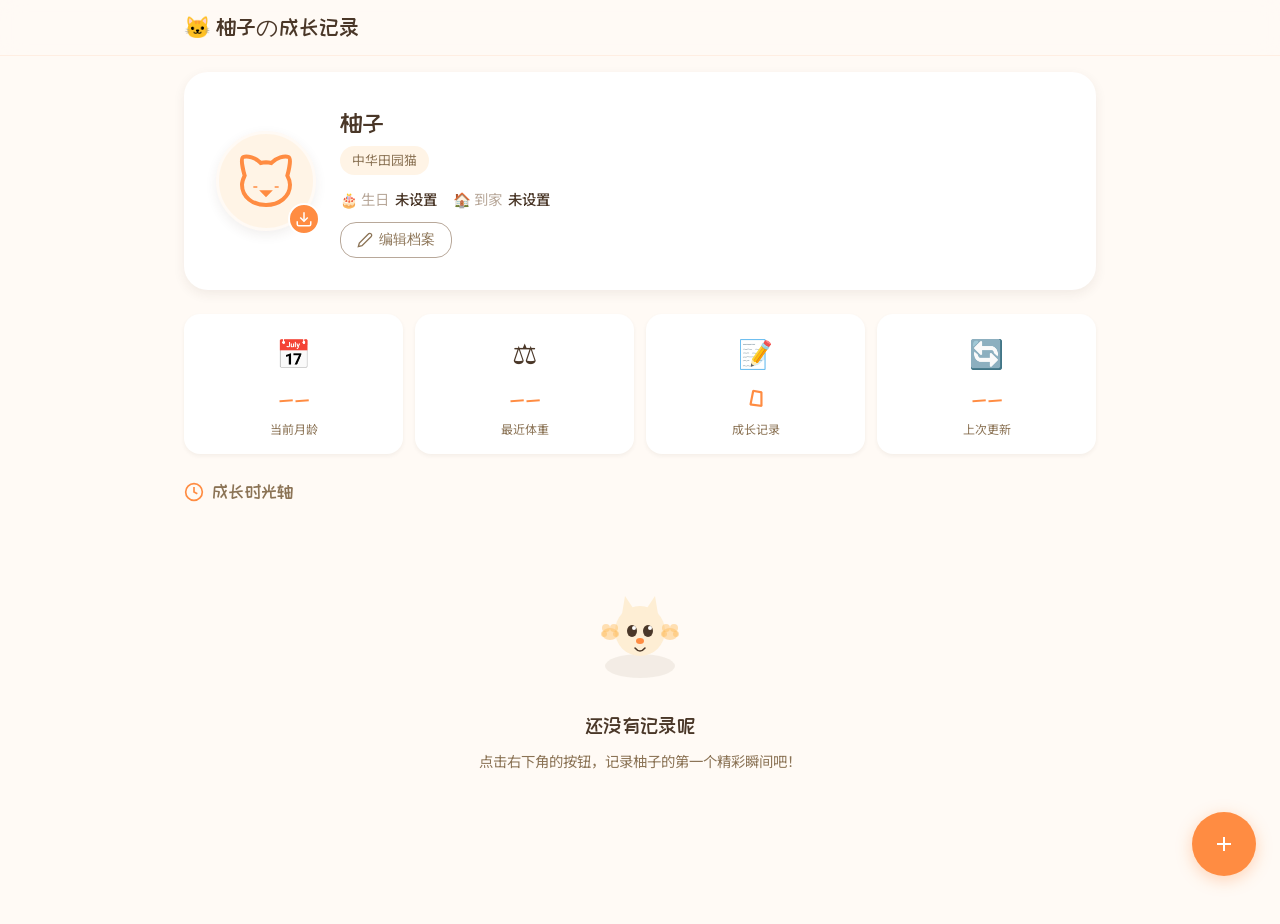
<file: index.html>
<!DOCTYPE html>
<html lang="zh-CN">
<head>
  <meta charset="UTF-8">
  <meta name="viewport" content="width=device-width, initial-scale=1.0, maximum-scale=1.0, user-scalable=no">
  <meta name="theme-color" content="#FF8C42">
  <meta name="apple-mobile-web-app-capable" content="yes">
  <meta name="apple-mobile-web-app-status-bar-style" content="default">
  <meta name="apple-mobile-web-app-title" content="柚子">
  <title>柚子成长记录</title>
  <link rel="manifest" href="manifest.json">
  <link rel="icon" type="image/svg+xml" href="icons/icon-192.svg">
  <link rel="apple-touch-icon" href="icons/icon-192.svg">
  <link href="https://fonts.googleapis.com/css2?family=ZCOOL+KuaiLe&family=Noto+Sans+SC:wght@400;500;700&display=swap" rel="stylesheet">
  <link rel="stylesheet" href="styles.css">
</head>
<body>
  <!-- Offline Banner -->
  <div id="offline-banner" class="offline-banner hidden" role="alert">
    <svg width="18" height="18" viewBox="0 0 24 24" fill="none" stroke="currentColor" stroke-width="2"><path d="M4 8a4 4 0 0 1 4-4h8a4 4 0 0 1 4 4v8a4 4 0 0 1-4 4H8a4 4 0 0 1-4-4V8z"></path><path d="M12 13v4"></path><path d="M12 7v2"></path></svg>
    当前处于离线模式，部分功能可能受限
  </div>

  <!-- Header -->
  <header class="header">
    <div class="header-content">
      <span class="header-title">🐱 柚子の成长记录</span>
    </div>
  </header>

  <main class="main-content">
    <!-- Profile Section -->
    <section class="section profile-section">
      <div class="profile-card" id="profile-card">
        <div class="profile-avatar-container">
          <div class="profile-avatar" id="profile-avatar">
            <svg width="64" height="64" viewBox="0 0 24 24" fill="none" stroke="currentColor" stroke-width="1.5" stroke-linecap="round" stroke-linejoin="round"><path d="M12 5c.67 0 1.35.09 2 .26 1.78-2 5.03-2.84 6.42-2.26 1.4.58-.42 7-.42 7 .57 1.07 1 2.24 1 3.44C21 17.9 16.97 21 12 21s-9-3-9-7.56c0-1.25.5-2.4 1-3.44 0 0-1.89-6.42-.5-7 1.39-.58 4.72.23 6.5 2.23A9.04 9.04 0 0 1 12 5Z"></path><path d="M8 14v.5"></path><path d="M16 14v.5"></path><path d="M11.25 16.25h1.5L12 17l-.75-.75Z"></path></svg>
          </div>
          <button class="edit-avatar-btn" id="edit-avatar-btn" title="更换头像">
            <svg width="18" height="18" viewBox="0 0 24 24" fill="none" stroke="currentColor" stroke-width="2"><path d="M21 15v4a2 2 0 0 1-2 2H5a2 2 0 0 1-2-2v-4"></path><polyline points="7 10 12 15 17 10"></polyline><line x1="12" y1="15" x2="12" y2="3"></line></svg>
          </button>
        </div>
        <div class="profile-info">
          <h1 class="profile-name" id="profile-name-display">柚子</h1>
          <span class="profile-badge" id="profile-breed-display">中华田园猫</span>
          <div class="profile-dates">
            <div class="profile-date-item">
              <span class="date-label">🎂 生日</span>
              <span class="date-value" id="cat-birthday-display">未设置</span>
            </div>
            <div class="profile-date-item">
              <span class="date-label">🏠 到家</span>
              <span class="date-value" id="cat-arrival-display">未设置</span>
            </div>
          </div>
          <button class="edit-profile-btn" id="edit-profile-btn">
            <svg width="16" height="16" viewBox="0 0 24 24" fill="none" stroke="currentColor" stroke-width="2"><path d="M17 3a2.85 2.83 0 1 1 4 4L7.5 20.5 2 22l1.5-5.5Z"></path></svg>
            编辑档案
          </button>
        </div>
      </div>
    </section>

    <!-- Stats Cards -->
    <section class="section stats-section">
      <div class="stats-grid">
        <div class="stat-card">
          <div class="stat-icon">📅</div>
          <div class="stat-value" id="stat-months">--</div>
          <div class="stat-label">当前月龄</div>
        </div>
        <div class="stat-card">
          <div class="stat-icon">⚖️</div>
          <div class="stat-value" id="stat-weight">--</div>
          <div class="stat-label">最近体重</div>
        </div>
        <div class="stat-card">
          <div class="stat-icon">📝</div>
          <div class="stat-value" id="stat-records">0</div>
          <div class="stat-label">成长记录</div>
        </div>
        <div class="stat-card">
          <div class="stat-icon">🔄</div>
          <div class="stat-value" id="stat-last-update">--</div>
          <div class="stat-label">上次更新</div>
        </div>
      </div>
    </section>

    <!-- Timeline Section -->
    <section class="section timeline-section">
      <h2 class="section-title">
        <svg width="20" height="20" viewBox="0 0 24 24" fill="none" stroke="currentColor" stroke-width="2"><circle cx="12" cy="12" r="10"></circle><polyline points="12 6 12 12 16 14"></polyline></svg>
        成长时光轴
      </h2>
      <div id="timeline" class="timeline"></div>
      <div id="empty-state" class="empty-state hidden">
        <div class="empty-illustration">
          <svg width="120" height="120" viewBox="0 0 120 120" fill="none">
            <ellipse cx="60" cy="100" rx="35" ry="12" fill="#E8E0D5" opacity="0.5"/>
            <circle cx="60" cy="65" r="25" fill="#FEEED4"/>
            <polygon points="42,48 45,30 55,45" fill="#FEEED4"/>
            <polygon points="78,48 75,30 65,45" fill="#FEEED4"/>
            <ellipse cx="52" cy="65" rx="5" ry="6" fill="#4A3728"/>
            <ellipse cx="68" cy="65" rx="5" ry="6" fill="#4A3728"/>
            <circle cx="54" cy="62" r="2" fill="white"/>
            <circle cx="70" cy="62" r="2" fill="white"/>
            <ellipse cx="60" cy="75" rx="4" ry="3" fill="#FF8C42"/>
            <path d="M55,82 Q60,88 65,82" stroke="#4A3728" stroke-width="1.5" fill="none" stroke-linecap="round"/>
            <ellipse cx="30" cy="68" rx="8" ry="6" fill="#FFB74D" opacity="0.4"/>
            <circle cx="26" cy="62" r="4" fill="#FFB74D" opacity="0.4"/>
            <circle cx="34" cy="62" r="4" fill="#FFB74D" opacity="0.4"/>
            <circle cx="24" cy="68" r="3" fill="#FFB74D" opacity="0.4"/>
            <circle cx="36" cy="68" r="3" fill="#FFB74D" opacity="0.4"/>
            <ellipse cx="90" cy="68" rx="8" ry="6" fill="#FFB74D" opacity="0.4"/>
            <circle cx="86" cy="62" r="4" fill="#FFB74D" opacity="0.4"/>
            <circle cx="94" cy="62" r="4" fill="#FFB74D" opacity="0.4"/>
            <circle cx="84" cy="68" r="3" fill="#FFB74D" opacity="0.4"/>
            <circle cx="96" cy="68" r="3" fill="#FFB74D" opacity="0.4"/>
          </svg>
        </div>
        <h3 class="empty-title">还没有记录呢</h3>
        <p class="empty-text">点击右下角的按钮，记录柚子的第一个精彩瞬间吧！</p>
      </div>
    </section>
  </main>

  <!-- FAB -->
  <button class="fab" id="add-record-btn" aria-label="添加记录">
    <svg width="24" height="24" viewBox="0 0 24 24" fill="none" stroke="currentColor" stroke-width="2"><line x1="12" y1="5" x2="12" y2="19"></line><line x1="5" y1="12" x2="19" y2="12"></line></svg>
  </button>

  <!-- Modal Overlay -->
  <div id="modal-overlay" class="modal-overlay hidden"></div>

  <!-- Record Modal -->
  <div id="record-modal" class="modal hidden">
    <div class="modal-header">
      <h3 class="modal-title" id="modal-title">添加记录</h3>
      <button class="modal-close" id="modal-close" aria-label="关闭">
        <svg width="20" height="20" viewBox="0 0 24 24" fill="none" stroke="currentColor" stroke-width="2"><line x1="18" y1="6" x2="6" y2="18"></line><line x1="6" y1="6" x2="18" y2="18"></line></svg>
      </button>
    </div>
    <div class="modal-body">
      <form id="record-form">
        <div class="form-group">
          <label class="form-label" for="record-date">📅 日期</label>
          <input type="date" id="record-date" class="form-input" required max="">
        </div>
        <div class="form-group">
          <label class="form-label">🎯 类型</label>
          <div class="type-selector" id="type-selector">
            <button type="button" class="type-btn active" data-type="daily">
              <svg width="18" height="18" viewBox="0 0 24 24" fill="none" stroke="currentColor" stroke-width="2"><path d="M12 20h9"></path><path d="M16.5 3.5a2.12 2.83 0 0 1 3 3L7 19l-4 1 1-5.5Z"></path></svg>
              日常
            </button>
            <button type="button" class="type-btn" data-type="photo">
              <svg width="18" height="18" viewBox="0 0 24 24" fill="none" stroke="currentColor" stroke-width="2"><rect width="18" height="18" x="3" y="3" rx="2" ry="2"></rect><circle cx="9" cy="9" r="2"></circle><path d="m21 15-3.086-3.086a2 2 0 0 0-2.828 0L6 21"></path></svg>
              照片
            </button>
            <button type="button" class="type-btn" data-type="weight">
              <svg width="18" height="18" viewBox="0 0 24 24" fill="none" stroke="currentColor" stroke-width="2"><circle cx="12" cy="5" r="3"></circle><path d="M12 8v8"></path><path d="M5 21a7 7 0 0 1 14 0"></path></svg>
              体重
            </button>
            <button type="button" class="type-btn" data-type="milestone">
              <svg width="18" height="18" viewBox="0 0 24 24" fill="none" stroke="currentColor" stroke-width="2"><polygon points="12 2 15.09 8.26 22 9.27 17 14.14 18.18 21.02 12 17.77 5.82 21.02 7 14.14 2 9.27 8.91 8.26 12 2"></polygon></svg>
              里程碑
            </button>
          </div>
        </div>
        <div class="form-group" id="weight-group">
          <label class="form-label" for="record-weight">⚖️ 体重 (kg)</label>
          <input type="number" id="record-weight" class="form-input" step="0.01" min="0" max="50" placeholder="0.00">
        </div>
        <div class="form-group">
          <label class="form-label" for="record-title">✏️ 标题 <span class="required">*</span></label>
          <input type="text" id="record-title" class="form-input" placeholder="记录这一刻..." required maxlength="50">
        </div>
        <div class="form-group">
          <label class="form-label" for="record-description">📝 描述</label>
          <textarea id="record-description" class="form-textarea" placeholder="写下更多细节..." maxlength="500"></textarea>
        </div>
        <div class="form-group">
          <label class="form-label">📷 照片</label>
          <div class="photo-upload-area" id="photo-upload-area">
            <div class="photo-placeholder" id="photo-placeholder">
              <svg width="32" height="32" viewBox="0 0 24 24" fill="none" stroke="currentColor" stroke-width="2"><path d="M21 15v4a2 2 0 0 1-2 2H5a2 2 0 0 1-2-2v-4"></path><polyline points="17 8 12 3 7 8"></polyline><line x1="12" y1="3" x2="12" y2="15"></line></svg>
              <p>点击或拖拽上传照片</p>
              <small>支持多张，每张不超过5MB</small>
            </div>
            <input type="file" id="photo-input" accept="image/*" multiple hidden>
            <div class="photo-preview-grid" id="photo-preview-grid"></div>
          </div>
        </div>
      </form>
    </div>
    <div class="modal-footer">
      <button type="button" class="btn btn-secondary" id="modal-cancel">取消</button>
      <button type="button" class="btn btn-primary" id="modal-save">保存</button>
    </div>
  </div>

  <!-- Profile Modal -->
  <div id="profile-modal" class="modal hidden">
    <div class="modal-header">
      <h3 class="modal-title">编辑柚子档案</h3>
      <button class="modal-close" id="profile-modal-close" aria-label="关闭">
        <svg width="20" height="20" viewBox="0 0 24 24" fill="none" stroke="currentColor" stroke-width="2"><line x1="18" y1="6" x2="6" y2="18"></line><line x1="6" y1="6" x2="18" y2="18"></line></svg>
      </button>
    </div>
    <div class="modal-body">
      <form id="profile-form">
        <div class="form-group">
          <label class="form-label" for="profile-name">🐱 名字</label>
          <input type="text" id="profile-name" class="form-input" value="柚子" maxlength="20">
        </div>
        <div class="form-group">
          <label class="form-label" for="profile-breed">🐾 品种</label>
          <input type="text" id="profile-breed" class="form-input" value="中华田园猫" maxlength="30">
        </div>
        <div class="form-group">
          <label class="form-label" for="profile-birthday">🎂 生日</label>
          <input type="date" id="profile-birthday" class="form-input">
        </div>
        <div class="form-group">
          <label class="form-label" for="profile-arrival">🏠 到家的日子</label>
          <input type="date" id="profile-arrival" class="form-input">
        </div>
      </form>
    </div>
    <div class="modal-footer">
      <button type="button" class="btn btn-secondary" id="profile-cancel">取消</button>
      <button type="button" class="btn btn-primary" id="profile-save">保存</button>
    </div>
  </div>

  <!-- Delete Confirmation Modal -->
  <div id="delete-modal" class="modal modal-small hidden">
    <div class="modal-header">
      <h3 class="modal-title">确认删除</h3>
      <button class="modal-close" id="modal-close-delete" aria-label="关闭">
        <svg width="20" height="20" viewBox="0 0 24 24" fill="none" stroke="currentColor" stroke-width="2"><line x1="18" y1="6" x2="6" y2="18"></line><line x1="6" y1="6" x2="18" y2="18"></line></svg>
      </button>
    </div>
    <div class="modal-body">
      <p class="delete-confirm-text">确定要删除这条记录吗？此操作不可撤销。</p>
    </div>
    <div class="modal-footer">
      <button type="button" class="btn btn-secondary" id="delete-cancel">取消</button>
      <button type="button" class="btn btn-danger" id="delete-confirm">删除</button>
    </div>
  </div>

  <!-- Photo Viewer -->
  <div id="photo-viewer" class="photo-viewer hidden">
    <button class="viewer-close" id="viewer-close" aria-label="关闭">
      <svg width="24" height="24" viewBox="0 0 24 24" fill="none" stroke="currentColor" stroke-width="2.5"><line x1="18" y1="6" x2="6" y2="18"></line><line x1="6" y1="6" x2="18" y2="18"></line></svg>
    </button>
    <button class="viewer-nav viewer-prev" id="viewer-prev" aria-label="上一张">
      <svg width="32" height="32" viewBox="0 0 24 24" fill="none" stroke="currentColor" stroke-width="2"><polyline points="15 18 9 12 15 6"></polyline></svg>
    </button>
    <button class="viewer-nav viewer-next" id="viewer-next" aria-label="下一张">
      <svg width="32" height="32" viewBox="0 0 24 24" fill="none" stroke="currentColor" stroke-width="2"><polyline points="9 18 15 12 9 6"></polyline></svg>
    </button>
    <img id="viewer-image" class="viewer-image" alt="预览">
    <div class="viewer-counter" id="viewer-counter"></div>
  </div>

  <!-- Toast Container -->
  <div id="toast-container" class="toast-container"></div>

  <script src="app.js"></script>
</body>
</html>
</file>
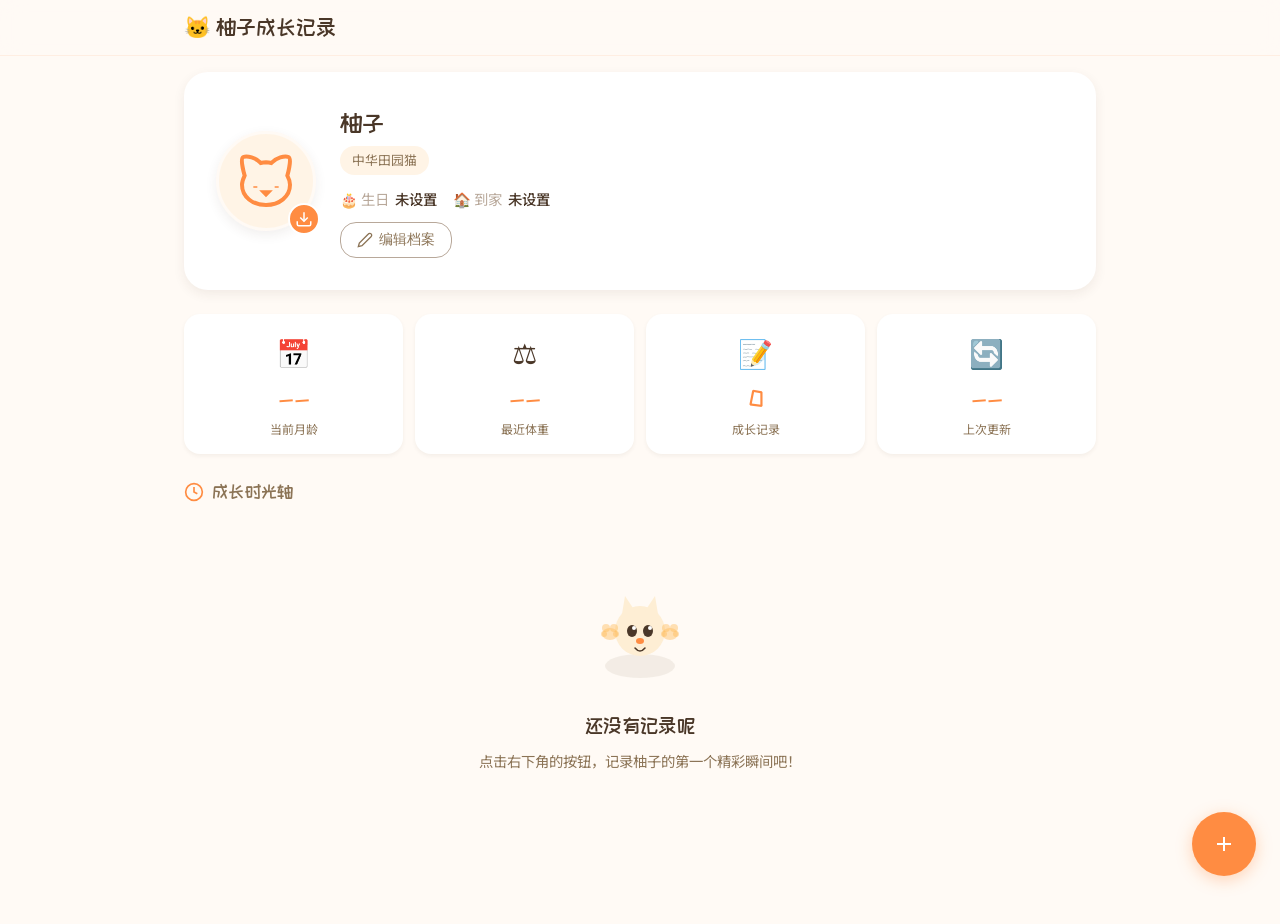
<file: youzi-picture/index.html>
<!DOCTYPE html>
<html lang="zh-CN">
<head>
  <meta charset="UTF-8">
  <meta name="viewport" content="width=device-width, initial-scale=1.0, maximum-scale=1.0, user-scalable=no">
  <meta name="theme-color" content="#FF8C42">
  <meta name="apple-mobile-web-app-capable" content="yes">
  <meta name="apple-mobile-web-app-status-bar-style" content="default">
  <meta name="apple-mobile-web-app-title" content="柚子">
  <title>柚子成长记录</title>
  <link rel="manifest" href="manifest.json">
  <link rel="icon" type="image/svg+xml" href="icons/icon-192.svg">
  <link rel="apple-touch-icon" href="icons/icon-192.svg">
  <link href="https://fonts.googleapis.com/css2?family=ZCOOL+KuaiLe&family=Noto+Sans+SC:wght@400;500;700&display=swap" rel="stylesheet">
  <link rel="stylesheet" href="styles.css">
</head>
<body>
  <!-- Offline Banner -->
  <div id="offline-banner" class="offline-banner hidden" role="alert">
    <svg width="18" height="18" viewBox="0 0 24 24" fill="none" stroke="currentColor" stroke-width="2"><path d="M4 8a4 4 0 0 1 4-4h8a4 4 0 0 1 4 4v8a4 4 0 0 1-4 4H8a4 4 0 0 1-4-4V8z"></path><path d="M12 13v4"></path><path d="M12 7v2"></path></svg>
    当前处于离线模式，部分功能可能受限
  </div>

  <!-- Header -->
  <header class="header">
    <div class="header-content">
      <span class="header-title">🐱 柚子成长记录</span>
    </div>
  </header>

  <main class="main-content">
    <!-- Profile Section -->
    <section class="section profile-section">
      <div class="profile-card" id="profile-card">
        <div class="profile-avatar-container">
          <div class="profile-avatar" id="profile-avatar">
            <svg width="64" height="64" viewBox="0 0 24 24" fill="none" stroke="currentColor" stroke-width="1.5" stroke-linecap="round" stroke-linejoin="round"><path d="M12 5c.67 0 1.35.09 2 .26 1.78-2 5.03-2.84 6.42-2.26 1.4.58-.42 7-.42 7 .57 1.07 1 2.24 1 3.44C21 17.9 16.97 21 12 21s-9-3-9-7.56c0-1.25.5-2.4 1-3.44 0 0-1.89-6.42-.5-7 1.39-.58 4.72.23 6.5 2.23A9.04 9.04 0 0 1 12 5Z"></path><path d="M8 14v.5"></path><path d="M16 14v.5"></path><path d="M11.25 16.25h1.5L12 17l-.75-.75Z"></path></svg>
          </div>
          <button class="edit-avatar-btn" id="edit-avatar-btn" title="更换头像">
            <svg width="18" height="18" viewBox="0 0 24 24" fill="none" stroke="currentColor" stroke-width="2"><path d="M21 15v4a2 2 0 0 1-2 2H5a2 2 0 0 1-2-2v-4"></path><polyline points="7 10 12 15 17 10"></polyline><line x1="12" y1="15" x2="12" y2="3"></line></svg>
          </button>
        </div>
        <div class="profile-info">
          <h1 class="profile-name" id="profile-name-display">柚子</h1>
          <span class="profile-badge" id="profile-breed-display">中华田园猫</span>
          <div class="profile-dates">
            <div class="profile-date-item">
              <span class="date-label">🎂 生日</span>
              <span class="date-value" id="cat-birthday-display">未设置</span>
            </div>
            <div class="profile-date-item">
              <span class="date-label">🏠 到家</span>
              <span class="date-value" id="cat-arrival-display">未设置</span>
            </div>
          </div>
          <button class="edit-profile-btn" id="edit-profile-btn">
            <svg width="16" height="16" viewBox="0 0 24 24" fill="none" stroke="currentColor" stroke-width="2"><path d="M17 3a2.85 2.83 0 1 1 4 4L7.5 20.5 2 22l1.5-5.5Z"></path></svg>
            编辑档案
          </button>
        </div>
      </div>
    </section>

    <!-- Stats Cards -->
    <section class="section stats-section">
      <div class="stats-grid">
        <div class="stat-card">
          <div class="stat-icon">📅</div>
          <div class="stat-value" id="stat-months">--</div>
          <div class="stat-label">当前月龄</div>
        </div>
        <div class="stat-card">
          <div class="stat-icon">⚖️</div>
          <div class="stat-value" id="stat-weight">--</div>
          <div class="stat-label">最近体重</div>
        </div>
        <div class="stat-card">
          <div class="stat-icon">📝</div>
          <div class="stat-value" id="stat-records">0</div>
          <div class="stat-label">成长记录</div>
        </div>
        <div class="stat-card">
          <div class="stat-icon">🔄</div>
          <div class="stat-value" id="stat-last-update">--</div>
          <div class="stat-label">上次更新</div>
        </div>
      </div>
    </section>

    <!-- Timeline Section -->
    <section class="section timeline-section">
      <h2 class="section-title">
        <svg width="20" height="20" viewBox="0 0 24 24" fill="none" stroke="currentColor" stroke-width="2"><circle cx="12" cy="12" r="10"></circle><polyline points="12 6 12 12 16 14"></polyline></svg>
        成长时光轴
      </h2>
      <div id="timeline" class="timeline"></div>
      <div id="empty-state" class="empty-state hidden">
        <div class="empty-illustration">
          <svg width="120" height="120" viewBox="0 0 120 120" fill="none">
            <ellipse cx="60" cy="100" rx="35" ry="12" fill="#E8E0D5" opacity="0.5"/>
            <circle cx="60" cy="65" r="25" fill="#FEEED4"/>
            <polygon points="42,48 45,30 55,45" fill="#FEEED4"/>
            <polygon points="78,48 75,30 65,45" fill="#FEEED4"/>
            <ellipse cx="52" cy="65" rx="5" ry="6" fill="#4A3728"/>
            <ellipse cx="68" cy="65" rx="5" ry="6" fill="#4A3728"/>
            <circle cx="54" cy="62" r="2" fill="white"/>
            <circle cx="70" cy="62" r="2" fill="white"/>
            <ellipse cx="60" cy="75" rx="4" ry="3" fill="#FF8C42"/>
            <path d="M55,82 Q60,88 65,82" stroke="#4A3728" stroke-width="1.5" fill="none" stroke-linecap="round"/>
            <ellipse cx="30" cy="68" rx="8" ry="6" fill="#FFB74D" opacity="0.4"/>
            <circle cx="26" cy="62" r="4" fill="#FFB74D" opacity="0.4"/>
            <circle cx="34" cy="62" r="4" fill="#FFB74D" opacity="0.4"/>
            <circle cx="24" cy="68" r="3" fill="#FFB74D" opacity="0.4"/>
            <circle cx="36" cy="68" r="3" fill="#FFB74D" opacity="0.4"/>
            <ellipse cx="90" cy="68" rx="8" ry="6" fill="#FFB74D" opacity="0.4"/>
            <circle cx="86" cy="62" r="4" fill="#FFB74D" opacity="0.4"/>
            <circle cx="94" cy="62" r="4" fill="#FFB74D" opacity="0.4"/>
            <circle cx="84" cy="68" r="3" fill="#FFB74D" opacity="0.4"/>
            <circle cx="96" cy="68" r="3" fill="#FFB74D" opacity="0.4"/>
          </svg>
        </div>
        <h3 class="empty-title">还没有记录呢</h3>
        <p class="empty-text">点击右下角的按钮，记录柚子的第一个精彩瞬间吧！</p>
      </div>
    </section>
  </main>

  <!-- FAB -->
  <button class="fab" id="add-record-btn" aria-label="添加记录">
    <svg width="24" height="24" viewBox="0 0 24 24" fill="none" stroke="currentColor" stroke-width="2"><line x1="12" y1="5" x2="12" y2="19"></line><line x1="5" y1="12" x2="19" y2="12"></line></svg>
  </button>

  <!-- Modal Overlay -->
  <div id="modal-overlay" class="modal-overlay hidden"></div>

  <!-- Record Modal -->
  <div id="record-modal" class="modal hidden">
    <div class="modal-header">
      <h3 class="modal-title" id="modal-title">添加记录</h3>
      <button class="modal-close" id="modal-close" aria-label="关闭">
        <svg width="20" height="20" viewBox="0 0 24 24" fill="none" stroke="currentColor" stroke-width="2"><line x1="18" y1="6" x2="6" y2="18"></line><line x1="6" y1="6" x2="18" y2="18"></line></svg>
      </button>
    </div>
    <div class="modal-body">
      <form id="record-form">
        <div class="form-group">
          <label class="form-label" for="record-date">📅 日期</label>
          <input type="date" id="record-date" class="form-input" required max="">
        </div>
        <div class="form-group">
          <label class="form-label">🎯 类型</label>
          <div class="type-selector" id="type-selector">
            <button type="button" class="type-btn active" data-type="daily">
              <svg width="18" height="18" viewBox="0 0 24 24" fill="none" stroke="currentColor" stroke-width="2"><path d="M12 20h9"></path><path d="M16.5 3.5a2.12 2.83 0 0 1 3 3L7 19l-4 1 1-5.5Z"></path></svg>
              日常
            </button>
            <button type="button" class="type-btn" data-type="photo">
              <svg width="18" height="18" viewBox="0 0 24 24" fill="none" stroke="currentColor" stroke-width="2"><rect width="18" height="18" x="3" y="3" rx="2" ry="2"></rect><circle cx="9" cy="9" r="2"></circle><path d="m21 15-3.086-3.086a2 2 0 0 0-2.828 0L6 21"></path></svg>
              照片
            </button>
            <button type="button" class="type-btn" data-type="weight">
              <svg width="18" height="18" viewBox="0 0 24 24" fill="none" stroke="currentColor" stroke-width="2"><circle cx="12" cy="5" r="3"></circle><path d="M12 8v8"></path><path d="M5 21a7 7 0 0 1 14 0"></path></svg>
              体重
            </button>
            <button type="button" class="type-btn" data-type="milestone">
              <svg width="18" height="18" viewBox="0 0 24 24" fill="none" stroke="currentColor" stroke-width="2"><polygon points="12 2 15.09 8.26 22 9.27 17 14.14 18.18 21.02 12 17.77 5.82 21.02 7 14.14 2 9.27 8.91 8.26 12 2"></polygon></svg>
              里程碑
            </button>
          </div>
        </div>
        <div class="form-group" id="weight-group">
          <label class="form-label" for="record-weight">⚖️ 体重 (kg)</label>
          <input type="number" id="record-weight" class="form-input" step="0.01" min="0" max="50" placeholder="0.00">
        </div>
        <div class="form-group">
          <label class="form-label" for="record-title">✏️ 标题 <span class="required">*</span></label>
          <input type="text" id="record-title" class="form-input" placeholder="记录这一刻..." required maxlength="50">
        </div>
        <div class="form-group">
          <label class="form-label" for="record-description">📝 描述</label>
          <textarea id="record-description" class="form-textarea" placeholder="写下更多细节..." maxlength="500"></textarea>
        </div>
        <div class="form-group">
          <label class="form-label">📷 照片</label>
          <div class="photo-upload-area" id="photo-upload-area">
            <div class="photo-placeholder" id="photo-placeholder">
              <svg width="32" height="32" viewBox="0 0 24 24" fill="none" stroke="currentColor" stroke-width="2"><path d="M21 15v4a2 2 0 0 1-2 2H5a2 2 0 0 1-2-2v-4"></path><polyline points="17 8 12 3 7 8"></polyline><line x1="12" y1="3" x2="12" y2="15"></line></svg>
              <p>点击或拖拽上传照片</p>
              <small>支持多张，每张不超过5MB</small>
            </div>
            <input type="file" id="photo-input" accept="image/*" multiple hidden>
            <div class="photo-preview-grid" id="photo-preview-grid"></div>
          </div>
        </div>
      </form>
    </div>
    <div class="modal-footer">
      <button type="button" class="btn btn-secondary" id="modal-cancel">取消</button>
      <button type="button" class="btn btn-primary" id="modal-save">保存</button>
    </div>
  </div>

  <!-- Profile Modal -->
  <div id="profile-modal" class="modal hidden">
    <div class="modal-header">
      <h3 class="modal-title">编辑柚子档案</h3>
      <button class="modal-close" id="profile-modal-close" aria-label="关闭">
        <svg width="20" height="20" viewBox="0 0 24 24" fill="none" stroke="currentColor" stroke-width="2"><line x1="18" y1="6" x2="6" y2="18"></line><line x1="6" y1="6" x2="18" y2="18"></line></svg>
      </button>
    </div>
    <div class="modal-body">
      <form id="profile-form">
        <div class="form-group">
          <label class="form-label" for="profile-name">🐱 名字</label>
          <input type="text" id="profile-name" class="form-input" value="柚子" maxlength="20">
        </div>
        <div class="form-group">
          <label class="form-label" for="profile-breed">🐾 品种</label>
          <input type="text" id="profile-breed" class="form-input" value="中华田园猫" maxlength="30">
        </div>
        <div class="form-group">
          <label class="form-label" for="profile-birthday">🎂 生日</label>
          <input type="date" id="profile-birthday" class="form-input">
        </div>
        <div class="form-group">
          <label class="form-label" for="profile-arrival">🏠 到家的日子</label>
          <input type="date" id="profile-arrival" class="form-input">
        </div>
      </form>
    </div>
    <div class="modal-footer">
      <button type="button" class="btn btn-secondary" id="profile-cancel">取消</button>
      <button type="button" class="btn btn-primary" id="profile-save">保存</button>
    </div>
  </div>

  <!-- Delete Confirmation Modal -->
  <div id="delete-modal" class="modal modal-small hidden">
    <div class="modal-header">
      <h3 class="modal-title">确认删除</h3>
      <button class="modal-close" id="modal-close-delete" aria-label="关闭">
        <svg width="20" height="20" viewBox="0 0 24 24" fill="none" stroke="currentColor" stroke-width="2"><line x1="18" y1="6" x2="6" y2="18"></line><line x1="6" y1="6" x2="18" y2="18"></line></svg>
      </button>
    </div>
    <div class="modal-body">
      <p class="delete-confirm-text">确定要删除这条记录吗？此操作不可撤销。</p>
    </div>
    <div class="modal-footer">
      <button type="button" class="btn btn-secondary" id="delete-cancel">取消</button>
      <button type="button" class="btn btn-danger" id="delete-confirm">删除</button>
    </div>
  </div>

  <!-- Photo Viewer -->
  <div id="photo-viewer" class="photo-viewer hidden">
    <button class="viewer-close" id="viewer-close" aria-label="关闭">
      <svg width="24" height="24" viewBox="0 0 24 24" fill="none" stroke="currentColor" stroke-width="2.5"><line x1="18" y1="6" x2="6" y2="18"></line><line x1="6" y1="6" x2="18" y2="18"></line></svg>
    </button>
    <button class="viewer-nav viewer-prev" id="viewer-prev" aria-label="上一张">
      <svg width="32" height="32" viewBox="0 0 24 24" fill="none" stroke="currentColor" stroke-width="2"><polyline points="15 18 9 12 15 6"></polyline></svg>
    </button>
    <button class="viewer-nav viewer-next" id="viewer-next" aria-label="下一张">
      <svg width="32" height="32" viewBox="0 0 24 24" fill="none" stroke="currentColor" stroke-width="2"><polyline points="9 18 15 12 9 6"></polyline></svg>
    </button>
    <img id="viewer-image" class="viewer-image" alt="预览">
    <div class="viewer-counter" id="viewer-counter"></div>
  </div>

  <!-- Toast Container -->
  <div id="toast-container" class="toast-container"></div>

  <script src="app.js"></script>
</body>
</html>
</file>
<file: styles.css>
/* =========================================
   柚子成长记录 - Styles
   Warm, hand-drawn style PWA for cat growth tracker
   ========================================= */

/* CSS Variables */
:root {
  --color-primary: #FF8C42;
  --color-secondary: #FFF4E6;
  --color-accent: #FFB74D;
  --color-bg: #FFFAF5;
  --color-bg-paper: #FFFFFF;
  --color-text: #4A3728;
  --color-text-light: #8B7355;
  --color-text-muted: #B8A89A;
  --color-success: #7CB342;
  --color-error: #E53935;
  --color-warning: #FFC107;

  --shadow-sm: 0 2px 4px rgba(74, 55, 40, 0.06);
  --shadow-md: 0 4px 12px rgba(74, 55, 40, 0.08);
  --shadow-lg: 0 8px 24px rgba(74, 55, 40, 0.12);
  --shadow-hover: 0 12px 32px rgba(74, 55, 40, 0.16);

  --radius-sm: 8px;
  --radius-md: 12px;
  --radius-lg: 16px;
  --radius-xl: 24px;

  --font-display: 'ZCOOL KuaiLe', cursive;
  --font-body: 'Noto Sans SC', system-ui, -apple-system, sans-serif;

  --space-unit: 8px;
  --transition-fast: 200ms ease-out;
  --transition-normal: 300ms ease-out;
}

/* Reset & Base */
*, *::before, *::after {
  box-sizing: border-box;
  margin: 0;
  padding: 0;
}

html {
  font-size: 16px;
  -webkit-tap-highlight-color: transparent;
}

body {
  font-family: var(--font-body);
  background: var(--color-bg);
  color: var(--color-text);
  line-height: 1.6;
  min-height: 100vh;
  -webkit-font-smoothing: antialiased;
  -moz-osx-font-smoothing: grayscale;
}

/* Typography */
h1, h2, h3, h4 {
  font-family: var(--font-display);
  font-weight: 400;
  letter-spacing: 0.02em;
}

h1 { font-size: 1.75rem; }
h2 { font-size: 1.5rem; }
h3 { font-size: 1.25rem; }

/* Header */
.header {
  position: fixed;
  top: 0;
  left: 0;
  right: 0;
  height: 56px;
  background: rgba(255, 250, 245, 0.85);
  backdrop-filter: blur(12px);
  -webkit-backdrop-filter: blur(12px);
  z-index: 100;
  border-bottom: 1px solid rgba(255, 140, 66, 0.1);
}

.header-content {
  max-width: 960px;
  margin: 0 auto;
  height: 100%;
  display: flex;
  align-items: center;
  padding: 0 calc(var(--space-unit) * 2);
}

.header-title {
  font-family: var(--font-display);
  font-size: 1.35rem;
  color: var(--color-text);
  display: flex;
  align-items: center;
  gap: 8px;
}

/* Main Content */
.main-content {
  padding-top: 72px;
  padding-bottom: calc(var(--space-unit) * 10);
  max-width: 960px;
  margin: 0 auto;
}

.section {
  padding: 0 calc(var(--space-unit) * 2);
  margin-bottom: calc(var(--space-unit) * 3);
}

.section-title {
  display: flex;
  align-items: center;
  gap: 8px;
  color: var(--color-text-light);
  font-size: 1.1rem;
  margin-bottom: calc(var(--space-unit) * 1.5);
}

.section-title svg {
  color: var(--color-primary);
}

/* Profile Section */
.profile-card {
  background: var(--color-bg-paper);
  border-radius: var(--radius-xl);
  padding: calc(var(--space-unit) * 3);
  box-shadow: var(--shadow-md);
  display: flex;
  gap: calc(var(--space-unit) * 3);
  align-items: center;
  transition: transform var(--transition-fast), box-shadow var(--transition-fast);
}

.profile-card:hover {
  transform: translateY(-2px);
  box-shadow: var(--shadow-hover);
}

.profile-avatar-container {
  position: relative;
  flex-shrink: 0;
}

.profile-avatar {
  width: 88px;
  height: 88px;
  border-radius: 50%;
  background: var(--color-secondary);
  display: flex;
  align-items: center;
  justify-content: center;
  color: var(--color-primary);
  overflow: hidden;
  border: 3px solid var(--color-bg);
  box-shadow: var(--shadow-md);
}

.profile-avatar img {
  width: 100%;
  height: 100%;
  object-fit: cover;
}

.edit-avatar-btn {
  position: absolute;
  bottom: -4px;
  right: -4px;
  width: 32px;
  height: 32px;
  border-radius: 50%;
  background: var(--color-primary);
  color: white;
  border: 2px solid white;
  display: flex;
  align-items: center;
  justify-content: center;
  cursor: pointer;
  transition: transform var(--transition-fast);
}

.edit-avatar-btn:hover {
  transform: scale(1.1);
}

.edit-avatar-btn:active {
  transform: scale(0.95);
}

.profile-info {
  flex: 1;
}

.profile-name {
  font-size: 1.5rem;
  color: var(--color-text);
  margin-bottom: 4px;
}

.profile-badge {
  display: inline-block;
  background: var(--color-secondary);
  color: var(--color-text-light);
  padding: 4px 12px;
  border-radius: 100px;
  font-size: 0.8rem;
  margin-bottom: calc(var(--space-unit) * 1.5);
}

.profile-dates {
  display: flex;
  flex-wrap: wrap;
  gap: calc(var(--space-unit) * 2);
  margin-bottom: calc(var(--space-unit) * 1.5);
}

.profile-date-item {
  display: flex;
  align-items: center;
  gap: 6px;
  font-size: 0.9rem;
}

.date-label {
  color: var(--color-text-muted);
}

.date-value {
  color: var(--color-text);
  font-weight: 500;
}

.edit-profile-btn {
  display: inline-flex;
  align-items: center;
  gap: 6px;
  padding: 8px 16px;
  background: transparent;
  border: 1.5px solid var(--color-text-muted);
  color: var(--color-text-light);
  border-radius: var(--radius-lg);
  font-size: 0.85rem;
  cursor: pointer;
  transition: all var(--transition-fast);
}

.edit-profile-btn:hover {
  border-color: var(--color-primary);
  color: var(--color-primary);
}

/* Stats Section */
.stats-grid {
  display: grid;
  grid-template-columns: repeat(2, 1fr);
  gap: calc(var(--space-unit) * 1.5);
}

.stat-card {
  background: var(--color-bg-paper);
  border-radius: var(--radius-lg);
  padding: calc(var(--space-unit) * 2);
  text-align: center;
  box-shadow: var(--shadow-sm);
  transition: transform var(--transition-fast), box-shadow var(--transition-fast);
}

.stat-card:hover {
  transform: translateY(-2px);
  box-shadow: var(--shadow-md);
}

.stat-icon {
  font-size: 1.75rem;
  margin-bottom: 4px;
}

.stat-value {
  font-family: var(--font-display);
  font-size: 1.5rem;
  color: var(--color-primary);
  font-weight: 500;
}

.stat-label {
  font-size: 0.75rem;
  color: var(--color-text-light);
  margin-top: 2px;
}

/* Timeline */
.timeline {
  position: relative;
  padding-left: calc(var(--space-unit) * 3);
}

.timeline::before {
  content: '';
  position: absolute;
  left: 15px;
  top: 0;
  bottom: 0;
  width: 3px;
  background: linear-gradient(
    to bottom,
    var(--color-primary) 0%,
    var(--color-accent) 50%,
    transparent 100%
  );
  border-radius: 100px;
  opacity: 0.3;
}

.timeline-item {
  position: relative;
  margin-bottom: calc(var(--space-unit) * 2.5);
  opacity: 0;
  transform: translateY(16px);
  animation: slideUp var(--transition-normal) forwards;
}

@keyframes slideUp {
  to {
    opacity: 1;
    transform: translateY(0);
  }
}

.timeline-dot {
  position: absolute;
  left: calc(var(--space-unit) * 2 - 15px);
  top: 12px;
  width: 14px;
  height: 14px;
  border-radius: 50%;
  border: 3px solid var(--color-bg);
  z-index: 1;
}

.timeline-dot.type-photo { background: var(--color-primary); }
.timeline-dot.type-daily { background: var(--color-success); }
.timeline-dot.type-weight { background: #42A5F5; }
.timeline-dot.type-milestone { background: #FF7043; }

.timeline-card {
  background: var(--color-bg-paper);
  border-radius: var(--radius-lg);
  padding: calc(var(--space-unit) * 2);
  box-shadow: var(--shadow-sm);
  transition: transform var(--transition-fast), box-shadow var(--transition-fast);
}

.timeline-card:hover {
  transform: translateX(4px);
  box-shadow: var(--shadow-md);
}

.timeline-card-header {
  display: flex;
  justify-content: space-between;
  align-items: flex-start;
  margin-bottom: calc(var(--space-unit) * 1);
}

.timeline-card-title {
  font-weight: 600;
  font-size: 1rem;
  color: var(--color-text);
}

.timeline-card-date {
  font-size: 0.8rem;
  color: var(--color-text-muted);
  white-space: nowrap;
  margin-left: 8px;
}

.timeline-card-body {
  font-size: 0.9rem;
  color: var(--color-text-light);
  line-height: 1.5;
  margin-bottom: calc(var(--space-unit) * 1);
}

.timeline-card-meta {
  display: flex;
  gap: 8px;
  flex-wrap: wrap;
  margin-bottom: calc(var(--space-unit) * 1.5);
}

.timeline-type-badge,
.timeline-weight-badge {
  display: inline-flex;
  align-items: center;
  gap: 4px;
  padding: 4px 10px;
  border-radius: 100px;
  font-size: 0.75rem;
  font-weight: 500;
}

.timeline-type-badge {
  background: var(--color-secondary);
  color: var(--color-text-light);
}

.timeline-weight-badge {
  background: #E3F2FD;
  color: #1565C0;
}

/* Photo Grid in Timeline */
.timeline-photo-grid {
  display: grid;
  gap: 8px;
  margin-bottom: calc(var(--space-unit) * 1.5);
}

.timeline-photo-grid.cols-1 { grid-template-columns: repeat(1, 1fr); }
.timeline-photo-grid.cols-2 { grid-template-columns: repeat(2, 1fr); }
.timeline-photo-grid.cols-3 { grid-template-columns: repeat(3, 1fr); }

.timeline-photo-thumb {
  position: relative;
  aspect-ratio: 1;
  border-radius: var(--radius-md);
  overflow: hidden;
  cursor: pointer;
  background: var(--color-secondary);
  transition: transform var(--transition-fast);
}

.timeline-photo-thumb:hover {
  transform: scale(1.02);
}

.timeline-photo-thumb img {
  width: 100%;
  height: 100%;
  object-fit: cover;
}

.timeline-photo-more {
  position: absolute;
  right: 8px;
  bottom: 8px;
  background: rgba(74, 55, 40, 0.7);
  color: white;
  padding: 4px 10px;
  border-radius: var(--radius-sm);
  font-size: 0.75rem;
  font-weight: 500;
}

/* Timeline Actions */
.timeline-card-actions {
  display: flex;
  gap: 8px;
  justify-content: flex-end;
}

.timeline-action-btn {
  display: inline-flex;
  align-items: center;
  gap: 4px;
  padding: 6px 12px;
  border-radius: var(--radius-sm);
  border: none;
  background: transparent;
  color: var(--color-text-muted);
  font-size: 0.8rem;
  cursor: pointer;
  transition: all var(--transition-fast);
}

.timeline-action-btn:hover {
  background: var(--color-secondary);
  color: var(--color-text);
}

.timeline-action-btn.delete:hover {
  background: #FFEBEE;
  color: var(--color-error);
}

/* Empty State */
.empty-state {
  text-align: center;
  padding: calc(var(--space-unit) * 6) calc(var(--space-unit) * 2);
}

.empty-illustration {
  margin-bottom: calc(var(--space-unit) * 2);
}

.empty-title {
  font-family: var(--font-display);
  font-size: 1.25rem;
  color: var(--color-text);
  margin-bottom: 8px;
}

.empty-text {
  color: var(--color-text-light);
  font-size: 0.9rem;
}

/* FAB */
.fab {
  position: fixed;
  bottom: calc(var(--space-unit) * 3);
  right: calc(var(--space-unit) * 3);
  width: 56px;
  height: 56px;
  border-radius: 50%;
  background: var(--color-primary);
  color: white;
  border: none;
  display: flex;
  align-items: center;
  justify-content: center;
  cursor: pointer;
  box-shadow: 0 4px 16px rgba(255, 140, 66, 0.35);
  z-index: 90;
  transition: transform var(--transition-fast), box-shadow var(--transition-fast);
}

.fab:hover {
  transform: scale(1.1);
  box-shadow: 0 6px 24px rgba(255, 140, 66, 0.45);
}

.fab:active {
  transform: scale(0.95);
}

/* Modal */
.modal-overlay {
  position: fixed;
  inset: 0;
  background: rgba(74, 55, 40, 0.4);
  backdrop-filter: blur(4px);
  -webkit-backdrop-filter: blur(4px);
  z-index: 200;
  display: flex;
  align-items: flex-end;
  justify-content: center;
}

.modal-overlay.hidden {
  display: none;
}

.modal {
  position: fixed;
  bottom: 0;
  left: 0;
  right: 0;
  background: var(--color-bg-paper);
  border-radius: var(--radius-xl) var(--radius-xl) 0 0;
  max-height: 90vh;
  display: flex;
  flex-direction: column;
  z-index: 210;
  animation: modalSlideUp var(--transition-normal);
}

@keyframes modalSlideUp {
  from {
    opacity: 0;
    transform: translateY(100%);
  }
  to {
    opacity: 1;
    transform: translateY(0);
  }
}

.modal.hidden {
  display: none;
}

@media (min-width: 640px) {
  .modal {
    position: absolute;
    top: 50%;
    left: 50%;
    right: auto;
    bottom: auto;
    transform: translate(-50%, -50%);
    max-width: 480px;
    max-height: 85vh;
    border-radius: var(--radius-xl);
  }

  .modal-overlay {
    align-items: center;
    justify-content: center;
  }
}

.modal-header {
  display: flex;
  align-items: center;
  justify-content: space-between;
  padding: calc(var(--space-unit) * 2) calc(var(--space-unit) * 2) calc(var(--space-unit) * 1.5);
  border-bottom: 1px solid rgba(74, 55, 40, 0.08);
}

.modal-title {
  font-size: 1.25rem;
  color: var(--color-text);
}

.modal-close {
  width: 36px;
  height: 36px;
  border-radius: 50%;
  border: none;
  background: transparent;
  color: var(--color-text-light);
  display: flex;
  align-items: center;
  justify-content: center;
  cursor: pointer;
  transition: background var(--transition-fast);
}

.modal-close:hover {
  background: var(--color-secondary);
}

.modal-body {
  flex: 1;
  overflow-y: auto;
  padding: calc(var(--space-unit) * 2);
}

.modal-footer {
  display: flex;
  gap: calc(var(--space-unit) * 1.5);
  justify-content: flex-end;
  padding: calc(var(--space-unit) * 2);
  border-top: 1px solid rgba(74, 55, 40, 0.08);
}

.modal-small {
  max-width: 360px;
}

/* Form Elements */
.form-group {
  margin-bottom: calc(var(--space-unit) * 2);
}

.form-label {
  display: block;
  font-size: 0.9rem;
  color: var(--color-text);
  margin-bottom: calc(var(--space-unit) * 0.75);
}

.form-label .required {
  color: var(--color-error);
}

.form-input,
.form-textarea {
  width: 100%;
  padding: 12px 14px;
  border: 1.5px solid rgba(74, 55, 40, 0.15);
  border-radius: var(--radius-md);
  background: var(--color-bg-paper);
  font-size: 1rem;
  color: var(--color-text);
  transition: border-color var(--transition-fast), box-shadow var(--transition-fast);
}

.form-input:focus,
.form-textarea:focus {
  outline: none;
  border-color: var(--color-primary);
  box-shadow: 0 0 0 3px rgba(255, 140, 66, 0.12);
}

.form-input::placeholder,
.form-textarea::placeholder {
  color: var(--color-text-muted);
}

.form-textarea {
  min-height: 100px;
  resize: vertical;
}

/* Type Selector */
.type-selector {
  display: grid;
  grid-template-columns: repeat(2, 1fr);
  gap: 8px;
}

@media (min-width: 400px) {
  .type-selector {
    grid-template-columns: repeat(4, 1fr);
  }
}

.type-btn {
  display: flex;
  flex-direction: column;
  align-items: center;
  gap: 6px;
  padding: 12px 8px;
  border: 1.5px solid rgba(74, 55, 40, 0.15);
  border-radius: var(--radius-md);
  background: var(--color-bg-paper);
  color: var(--color-text-light);
  cursor: pointer;
  transition: all var(--transition-fast);
  font-size: 0.8rem;
}

.type-btn:hover {
  border-color: var(--color-accent);
  color: var(--color-text);
}

.type-btn.active {
  border-color: var(--color-primary);
  background: rgba(255, 140, 66, 0.08);
  color: var(--color-primary);
}

.type-btn svg {
  color: currentColor;
}

/* Weight Group */
.hidden {
  display: none !important;
}

/* Photo Upload */
.photo-upload-area {
  border: 2px dashed rgba(74, 55, 40, 0.2);
  border-radius: var(--radius-lg);
  padding: calc(var(--space-unit) * 2);
  cursor: pointer;
  transition: border-color var(--transition-fast);
}

.photo-upload-area:hover {
  border-color: var(--color-primary);
}

.photo-placeholder {
  text-align: center;
  color: var(--color-text-muted);
}

.photo-placeholder svg {
  margin-bottom: 8px;
  color: var(--color-text-light);
}

.photo-placeholder p {
  font-size: 0.9rem;
  margin-bottom: 4px;
}

.photo-placeholder small {
  font-size: 0.75rem;
}

.photo-preview-grid {
  display: grid;
  grid-template-columns: repeat(3, 1fr);
  gap: 8px;
}

.photo-preview-item {
  position: relative;
  aspect-ratio: 1;
  border-radius: var(--radius-md);
  overflow: hidden;
}

.photo-preview-item img {
  width: 100%;
  height: 100%;
  object-fit: cover;
}

.photo-remove-btn {
  position: absolute;
  top: 4px;
  right: 4px;
  width: 24px;
  height: 24px;
  border-radius: 50%;
  background: rgba(74, 55, 40, 0.6);
  color: white;
  border: none;
  display: flex;
  align-items: center;
  justify-content: center;
  cursor: pointer;
  transition: background var(--transition-fast);
}

.photo-remove-btn:hover {
  background: var(--color-error);
}

/* Buttons */
.btn {
  padding: 10px 20px;
  border-radius: var(--radius-lg);
  font-size: 0.95rem;
  font-weight: 500;
  cursor: pointer;
  border: none;
  transition: all var(--transition-fast);
}

.btn-primary {
  background: var(--color-primary);
  color: white;
}

.btn-primary:hover {
  background: #F77D2D;
  transform: translateY(-1px);
}

.btn-secondary {
  background: var(--color-secondary);
  color: var(--color-text);
}

.btn-secondary:hover {
  background: #FFE8D0;
}

.btn-danger {
  background: var(--color-error);
  color: white;
}

.btn-danger:hover {
  background: #C62828;
}

/* Delete Confirmation */
.delete-confirm-text {
  text-align: center;
  color: var(--color-text-light);
  padding: calc(var(--space-unit) * 2) 0;
}

/* Photo Viewer */
.photo-viewer {
  position: fixed;
  inset: 0;
  background: rgba(0, 0, 0, 0.95);
  z-index: 300;
  display: flex;
  align-items: center;
  justify-content: center;
}

.photo-viewer.hidden {
  display: none;
}

.viewer-image {
  max-width: 90%;
  max-height: 80vh;
  border-radius: var(--radius-md);
  object-fit: contain;
}

.viewer-close,
.viewer-nav {
  position: absolute;
  background: rgba(255, 255, 255, 0.1);
  border: none;
  color: white;
  cursor: pointer;
  border-radius: 50%;
  display: flex;
  align-items: center;
  justify-content: center;
  transition: background var(--transition-fast);
}

.viewer-close {
  top: 16px;
  right: 16px;
  width: 44px;
  height: 44px;
}

.viewer-nav {
  top: 50%;
  transform: translateY(-50%);
  width: 48px;
  height: 48px;
}

.viewer-prev {
  left: 16px;
}

.viewer-next {
  right: 16px;
}

.viewer-close:hover,
.viewer-nav:hover {
  background: rgba(255, 255, 255, 0.2);
}

.viewer-counter {
  position: absolute;
  bottom: 24px;
  left: 50%;
  transform: translateX(-50%);
  background: rgba(255, 255, 255, 0.2);
  color: white;
  padding: 8px 16px;
  border-radius: 100px;
  font-size: 0.85rem;
}

/* Toast */
.toast-container {
  position: fixed;
  bottom: calc(var(--space-unit) * 3);
  left: 50%;
  transform: translateX(-50%);
  z-index: 250;
  display: flex;
  flex-direction: column;
  gap: 8px;
  pointer-events: none;
}

.toast {
  padding: 12px 20px;
  border-radius: var(--radius-lg);
  color: white;
  font-size: 0.9rem;
  text-align: center;
  animation: toastIn var(--transition-fast);
  box-shadow: var(--shadow-lg);
  max-width: 90vw;
  word-break: break-word;
}

@keyframes toastIn {
  from {
    opacity: 0;
    transform: translateY(10px);
  }
  to {
    opacity: 1;
    transform: translateY(0);
  }
}

.toast-out {
  animation: toastOut 200ms ease-in forwards;
}

@keyframes toastOut {
  to {
    opacity: 0;
    transform: translateY(-10px);
  }
}

.toast.success { background: var(--color-success); }
.toast.error { background: var(--color-error); }
.toast.info { background: var(--color-text-light); }

/* Offline Banner */
.offline-banner {
  position: fixed;
  top: 56px;
  left: 0;
  right: 0;
  background: var(--color-warning);
  color: var(--color-text);
  padding: 8px 16px;
  font-size: 0.85rem;
  display: flex;
  align-items: center;
  justify-content: center;
  gap: 8px;
  z-index: 95;
  animation: slideDown var(--transition-fast);
}

@keyframes slideDown {
  from {
    transform: translateY(-100%);
  }
  to {
    transform: translateY(0);
  }
}

/* PIN Auth Overlay */
.pin-overlay {
  position: fixed;
  inset: 0;
  background: var(--color-bg);
  z-index: 500;
  display: flex;
  align-items: center;
  justify-content: center;
  padding: calc(var(--space-unit) * 2);
}

.pin-overlay.hidden {
  display: none;
}

.pin-panel {
  background: var(--color-bg-paper);
  border-radius: var(--radius-xl);
  padding: calc(var(--space-unit) * 4);
  text-align: center;
  max-width: 360px;
  width: 100%;
  box-shadow: var(--shadow-lg);
}

.pin-panel.hidden {
  display: none;
}

.pin-avatar {
  width: 80px;
  height: 80px;
  background: var(--color-secondary);
  border-radius: 50%;
  display: flex;
  align-items: center;
  justify-content: center;
  font-size: 2.5rem;
  margin: 0 auto calc(var(--space-unit) * 2);
  box-shadow: var(--shadow-md);
}

.pin-title {
  font-family: var(--font-display);
  font-size: 1.5rem;
  color: var(--color-text);
  margin-bottom: 8px;
}

.pin-desc {
  color: var(--color-text-light);
  font-size: 0.9rem;
  margin-bottom: calc(var(--space-unit) * 3);
  line-height: 1.6;
}

.pin-input {
  width: 160px;
  height: 56px;
  font-size: 1.75rem;
  letter-spacing: 8px;
  text-align: center;
  border: 2px solid rgba(74, 55, 40, 0.2);
  border-radius: var(--radius-lg);
  background: var(--color-bg);
  color: var(--color-text);
  margin-bottom: calc(var(--space-unit) * 2);
  transition: border-color var(--transition-fast);
}

.pin-input:focus {
  outline: none;
  border-color: var(--color-primary);
}

.pin-btn {
  width: 100%;
  max-width: 160px;
  padding: 14px 24px;
  background: var(--color-primary);
  color: white;
  border: none;
  border-radius: var(--radius-lg);
  font-size: 1rem;
  font-weight: 500;
  cursor: pointer;
  transition: transform var(--transition-fast), background var(--transition-fast);
}

.pin-btn:hover {
  background: #F77D2D;
  transform: translateY(-2px);
}

.pin-forgot {
  margin-top: calc(var(--space-unit) * 2);
  font-size: 0.85rem;
}

.pin-forgot a {
  color: var(--color-text-muted);
  text-decoration: none;
}

.pin-forgot a:hover {
  color: var(--color-primary);
}

/* Sync Status */
.sync-status {
  position: fixed;
  top: 64px;
  left: 50%;
  transform: translateX(-50%);
  background: var(--color-success);
  color: white;
  padding: 6px 16px;
  border-radius: 100px;
  font-size: 0.8rem;
  z-index: 96;
  transition: opacity var(--transition-fast);
  pointer-events: none;
}

.sync-status:empty {
  opacity: 0;
}

/* Responsive */
@media (min-width: 640px) {
  .stats-grid {
    grid-template-columns: repeat(4, 1fr);
  }

  .timeline {
    padding-left: calc(var(--space-unit) * 4);
  }

  .timeline::before {
    left: 20px;
  }

  .timeline-dot {
    left: calc(var(--space-unit) * 2 - 20px);
    width: 16px;
    height: 16px;
    border-width: 4px;
  }

  .profile-card {
    padding: calc(var(--space-unit) * 4);
  }

  .profile-avatar {
    width: 100px;
    height: 100px;
  }

  .fab {
    width: 64px;
    height: 64px;
  }
}

@media (min-width: 960px) {
  .header-content,
  .main-content {
    padding-left: calc(var(--space-unit) * 3);
    padding-right: calc(var(--space-unit) * 3);
  }

  .section {
    padding-left: 0;
    padding-right: 0;
  }
}
</file>
<file: youzi-picture/styles.css>
/* =========================================
   柚子成长记录 - Styles
   Warm, hand-drawn style PWA for cat growth tracker
   ========================================= */

/* CSS Variables */
:root {
  --color-primary: #FF8C42;
  --color-secondary: #FFF4E6;
  --color-accent: #FFB74D;
  --color-bg: #FFFAF5;
  --color-bg-paper: #FFFFFF;
  --color-text: #4A3728;
  --color-text-light: #8B7355;
  --color-text-muted: #B8A89A;
  --color-success: #7CB342;
  --color-error: #E53935;
  --color-warning: #FFC107;

  --shadow-sm: 0 2px 4px rgba(74, 55, 40, 0.06);
  --shadow-md: 0 4px 12px rgba(74, 55, 40, 0.08);
  --shadow-lg: 0 8px 24px rgba(74, 55, 40, 0.12);
  --shadow-hover: 0 12px 32px rgba(74, 55, 40, 0.16);

  --radius-sm: 8px;
  --radius-md: 12px;
  --radius-lg: 16px;
  --radius-xl: 24px;

  --font-display: 'ZCOOL KuaiLe', cursive;
  --font-body: 'Noto Sans SC', system-ui, -apple-system, sans-serif;

  --space-unit: 8px;
  --transition-fast: 200ms ease-out;
  --transition-normal: 300ms ease-out;
}

/* Reset & Base */
*, *::before, *::after {
  box-sizing: border-box;
  margin: 0;
  padding: 0;
}

html {
  font-size: 16px;
  -webkit-tap-highlight-color: transparent;
}

body {
  font-family: var(--font-body);
  background: var(--color-bg);
  color: var(--color-text);
  line-height: 1.6;
  min-height: 100vh;
  -webkit-font-smoothing: antialiased;
  -moz-osx-font-smoothing: grayscale;
}

/* Typography */
h1, h2, h3, h4 {
  font-family: var(--font-display);
  font-weight: 400;
  letter-spacing: 0.02em;
}

h1 { font-size: 1.75rem; }
h2 { font-size: 1.5rem; }
h3 { font-size: 1.25rem; }

/* Header */
.header {
  position: fixed;
  top: 0;
  left: 0;
  right: 0;
  height: 56px;
  background: rgba(255, 250, 245, 0.85);
  backdrop-filter: blur(12px);
  -webkit-backdrop-filter: blur(12px);
  z-index: 100;
  border-bottom: 1px solid rgba(255, 140, 66, 0.1);
}

.header-content {
  max-width: 960px;
  margin: 0 auto;
  height: 100%;
  display: flex;
  align-items: center;
  padding: 0 calc(var(--space-unit) * 2);
}

.header-title {
  font-family: var(--font-display);
  font-size: 1.35rem;
  color: var(--color-text);
  display: flex;
  align-items: center;
  gap: 8px;
}

/* Main Content */
.main-content {
  padding-top: 72px;
  padding-bottom: calc(var(--space-unit) * 10);
  max-width: 960px;
  margin: 0 auto;
}

.section {
  padding: 0 calc(var(--space-unit) * 2);
  margin-bottom: calc(var(--space-unit) * 3);
}

.section-title {
  display: flex;
  align-items: center;
  gap: 8px;
  color: var(--color-text-light);
  font-size: 1.1rem;
  margin-bottom: calc(var(--space-unit) * 1.5);
}

.section-title svg {
  color: var(--color-primary);
}

/* Profile Section */
.profile-card {
  background: var(--color-bg-paper);
  border-radius: var(--radius-xl);
  padding: calc(var(--space-unit) * 3);
  box-shadow: var(--shadow-md);
  display: flex;
  gap: calc(var(--space-unit) * 3);
  align-items: center;
  transition: transform var(--transition-fast), box-shadow var(--transition-fast);
}

.profile-card:hover {
  transform: translateY(-2px);
  box-shadow: var(--shadow-hover);
}

.profile-avatar-container {
  position: relative;
  flex-shrink: 0;
}

.profile-avatar {
  width: 88px;
  height: 88px;
  border-radius: 50%;
  background: var(--color-secondary);
  display: flex;
  align-items: center;
  justify-content: center;
  color: var(--color-primary);
  overflow: hidden;
  border: 3px solid var(--color-bg);
  box-shadow: var(--shadow-md);
}

.profile-avatar img {
  width: 100%;
  height: 100%;
  object-fit: cover;
}

.edit-avatar-btn {
  position: absolute;
  bottom: -4px;
  right: -4px;
  width: 32px;
  height: 32px;
  border-radius: 50%;
  background: var(--color-primary);
  color: white;
  border: 2px solid white;
  display: flex;
  align-items: center;
  justify-content: center;
  cursor: pointer;
  transition: transform var(--transition-fast);
}

.edit-avatar-btn:hover {
  transform: scale(1.1);
}

.edit-avatar-btn:active {
  transform: scale(0.95);
}

.profile-info {
  flex: 1;
}

.profile-name {
  font-size: 1.5rem;
  color: var(--color-text);
  margin-bottom: 4px;
}

.profile-badge {
  display: inline-block;
  background: var(--color-secondary);
  color: var(--color-text-light);
  padding: 4px 12px;
  border-radius: 100px;
  font-size: 0.8rem;
  margin-bottom: calc(var(--space-unit) * 1.5);
}

.profile-dates {
  display: flex;
  flex-wrap: wrap;
  gap: calc(var(--space-unit) * 2);
  margin-bottom: calc(var(--space-unit) * 1.5);
}

.profile-date-item {
  display: flex;
  align-items: center;
  gap: 6px;
  font-size: 0.9rem;
}

.date-label {
  color: var(--color-text-muted);
}

.date-value {
  color: var(--color-text);
  font-weight: 500;
}

.edit-profile-btn {
  display: inline-flex;
  align-items: center;
  gap: 6px;
  padding: 8px 16px;
  background: transparent;
  border: 1.5px solid var(--color-text-muted);
  color: var(--color-text-light);
  border-radius: var(--radius-lg);
  font-size: 0.85rem;
  cursor: pointer;
  transition: all var(--transition-fast);
}

.edit-profile-btn:hover {
  border-color: var(--color-primary);
  color: var(--color-primary);
}

/* Stats Section */
.stats-grid {
  display: grid;
  grid-template-columns: repeat(2, 1fr);
  gap: calc(var(--space-unit) * 1.5);
}

.stat-card {
  background: var(--color-bg-paper);
  border-radius: var(--radius-lg);
  padding: calc(var(--space-unit) * 2);
  text-align: center;
  box-shadow: var(--shadow-sm);
  transition: transform var(--transition-fast), box-shadow var(--transition-fast);
}

.stat-card:hover {
  transform: translateY(-2px);
  box-shadow: var(--shadow-md);
}

.stat-icon {
  font-size: 1.75rem;
  margin-bottom: 4px;
}

.stat-value {
  font-family: var(--font-display);
  font-size: 1.5rem;
  color: var(--color-primary);
  font-weight: 500;
}

.stat-label {
  font-size: 0.75rem;
  color: var(--color-text-light);
  margin-top: 2px;
}

/* Timeline */
.timeline {
  position: relative;
  padding-left: calc(var(--space-unit) * 3);
}

.timeline::before {
  content: '';
  position: absolute;
  left: 15px;
  top: 0;
  bottom: 0;
  width: 3px;
  background: linear-gradient(
    to bottom,
    var(--color-primary) 0%,
    var(--color-accent) 50%,
    transparent 100%
  );
  border-radius: 100px;
  opacity: 0.3;
}

.timeline-item {
  position: relative;
  margin-bottom: calc(var(--space-unit) * 2.5);
  opacity: 0;
  transform: translateY(16px);
  animation: slideUp var(--transition-normal) forwards;
}

@keyframes slideUp {
  to {
    opacity: 1;
    transform: translateY(0);
  }
}

.timeline-dot {
  position: absolute;
  left: calc(var(--space-unit) * 2 - 15px);
  top: 12px;
  width: 14px;
  height: 14px;
  border-radius: 50%;
  border: 3px solid var(--color-bg);
  z-index: 1;
}

.timeline-dot.type-photo { background: var(--color-primary); }
.timeline-dot.type-daily { background: var(--color-success); }
.timeline-dot.type-weight { background: #42A5F5; }
.timeline-dot.type-milestone { background: #FF7043; }

.timeline-card {
  background: var(--color-bg-paper);
  border-radius: var(--radius-lg);
  padding: calc(var(--space-unit) * 2);
  box-shadow: var(--shadow-sm);
  transition: transform var(--transition-fast), box-shadow var(--transition-fast);
}

.timeline-card:hover {
  transform: translateX(4px);
  box-shadow: var(--shadow-md);
}

.timeline-card-header {
  display: flex;
  justify-content: space-between;
  align-items: flex-start;
  margin-bottom: calc(var(--space-unit) * 1);
}

.timeline-card-title {
  font-weight: 600;
  font-size: 1rem;
  color: var(--color-text);
}

.timeline-card-date {
  font-size: 0.8rem;
  color: var(--color-text-muted);
  white-space: nowrap;
  margin-left: 8px;
}

.timeline-card-body {
  font-size: 0.9rem;
  color: var(--color-text-light);
  line-height: 1.5;
  margin-bottom: calc(var(--space-unit) * 1);
}

.timeline-card-meta {
  display: flex;
  gap: 8px;
  flex-wrap: wrap;
  margin-bottom: calc(var(--space-unit) * 1.5);
}

.timeline-type-badge,
.timeline-weight-badge {
  display: inline-flex;
  align-items: center;
  gap: 4px;
  padding: 4px 10px;
  border-radius: 100px;
  font-size: 0.75rem;
  font-weight: 500;
}

.timeline-type-badge {
  background: var(--color-secondary);
  color: var(--color-text-light);
}

.timeline-weight-badge {
  background: #E3F2FD;
  color: #1565C0;
}

/* Photo Grid in Timeline */
.timeline-photo-grid {
  display: grid;
  gap: 8px;
  margin-bottom: calc(var(--space-unit) * 1.5);
}

.timeline-photo-grid.cols-1 { grid-template-columns: repeat(1, 1fr); }
.timeline-photo-grid.cols-2 { grid-template-columns: repeat(2, 1fr); }
.timeline-photo-grid.cols-3 { grid-template-columns: repeat(3, 1fr); }

.timeline-photo-thumb {
  position: relative;
  aspect-ratio: 1;
  border-radius: var(--radius-md);
  overflow: hidden;
  cursor: pointer;
  background: var(--color-secondary);
  transition: transform var(--transition-fast);
}

.timeline-photo-thumb:hover {
  transform: scale(1.02);
}

.timeline-photo-thumb img {
  width: 100%;
  height: 100%;
  object-fit: cover;
}

.timeline-photo-more {
  position: absolute;
  right: 8px;
  bottom: 8px;
  background: rgba(74, 55, 40, 0.7);
  color: white;
  padding: 4px 10px;
  border-radius: var(--radius-sm);
  font-size: 0.75rem;
  font-weight: 500;
}

/* Timeline Actions */
.timeline-card-actions {
  display: flex;
  gap: 8px;
  justify-content: flex-end;
}

.timeline-action-btn {
  display: inline-flex;
  align-items: center;
  gap: 4px;
  padding: 6px 12px;
  border-radius: var(--radius-sm);
  border: none;
  background: transparent;
  color: var(--color-text-muted);
  font-size: 0.8rem;
  cursor: pointer;
  transition: all var(--transition-fast);
}

.timeline-action-btn:hover {
  background: var(--color-secondary);
  color: var(--color-text);
}

.timeline-action-btn.delete:hover {
  background: #FFEBEE;
  color: var(--color-error);
}

/* Empty State */
.empty-state {
  text-align: center;
  padding: calc(var(--space-unit) * 6) calc(var(--space-unit) * 2);
}

.empty-illustration {
  margin-bottom: calc(var(--space-unit) * 2);
}

.empty-title {
  font-family: var(--font-display);
  font-size: 1.25rem;
  color: var(--color-text);
  margin-bottom: 8px;
}

.empty-text {
  color: var(--color-text-light);
  font-size: 0.9rem;
}

/* FAB */
.fab {
  position: fixed;
  bottom: calc(var(--space-unit) * 3);
  right: calc(var(--space-unit) * 3);
  width: 56px;
  height: 56px;
  border-radius: 50%;
  background: var(--color-primary);
  color: white;
  border: none;
  display: flex;
  align-items: center;
  justify-content: center;
  cursor: pointer;
  box-shadow: 0 4px 16px rgba(255, 140, 66, 0.35);
  z-index: 90;
  transition: transform var(--transition-fast), box-shadow var(--transition-fast);
}

.fab:hover {
  transform: scale(1.1);
  box-shadow: 0 6px 24px rgba(255, 140, 66, 0.45);
}

.fab:active {
  transform: scale(0.95);
}

/* Modal */
.modal-overlay {
  position: fixed;
  inset: 0;
  background: rgba(74, 55, 40, 0.4);
  backdrop-filter: blur(4px);
  -webkit-backdrop-filter: blur(4px);
  z-index: 200;
  display: flex;
  align-items: flex-end;
  justify-content: center;
}

.modal-overlay.hidden {
  display: none;
}

.modal {
  position: fixed;
  bottom: 0;
  left: 0;
  right: 0;
  background: var(--color-bg-paper);
  border-radius: var(--radius-xl) var(--radius-xl) 0 0;
  max-height: 90vh;
  display: flex;
  flex-direction: column;
  z-index: 210;
  animation: modalSlideUp var(--transition-normal);
}

@keyframes modalSlideUp {
  from {
    opacity: 0;
    transform: translateY(100%);
  }
  to {
    opacity: 1;
    transform: translateY(0);
  }
}

.modal.hidden {
  display: none;
}

@media (min-width: 640px) {
  .modal {
    position: absolute;
    top: 50%;
    left: 50%;
    right: auto;
    bottom: auto;
    transform: translate(-50%, -50%);
    max-width: 480px;
    max-height: 85vh;
    border-radius: var(--radius-xl);
  }

  .modal-overlay {
    align-items: center;
    justify-content: center;
  }
}

.modal-header {
  display: flex;
  align-items: center;
  justify-content: space-between;
  padding: calc(var(--space-unit) * 2) calc(var(--space-unit) * 2) calc(var(--space-unit) * 1.5);
  border-bottom: 1px solid rgba(74, 55, 40, 0.08);
}

.modal-title {
  font-size: 1.25rem;
  color: var(--color-text);
}

.modal-close {
  width: 36px;
  height: 36px;
  border-radius: 50%;
  border: none;
  background: transparent;
  color: var(--color-text-light);
  display: flex;
  align-items: center;
  justify-content: center;
  cursor: pointer;
  transition: background var(--transition-fast);
}

.modal-close:hover {
  background: var(--color-secondary);
}

.modal-body {
  flex: 1;
  overflow-y: auto;
  padding: calc(var(--space-unit) * 2);
}

.modal-footer {
  display: flex;
  gap: calc(var(--space-unit) * 1.5);
  justify-content: flex-end;
  padding: calc(var(--space-unit) * 2);
  border-top: 1px solid rgba(74, 55, 40, 0.08);
}

.modal-small {
  max-width: 360px;
}

/* Form Elements */
.form-group {
  margin-bottom: calc(var(--space-unit) * 2);
}

.form-label {
  display: block;
  font-size: 0.9rem;
  color: var(--color-text);
  margin-bottom: calc(var(--space-unit) * 0.75);
}

.form-label .required {
  color: var(--color-error);
}

.form-input,
.form-textarea {
  width: 100%;
  padding: 12px 14px;
  border: 1.5px solid rgba(74, 55, 40, 0.15);
  border-radius: var(--radius-md);
  background: var(--color-bg-paper);
  font-size: 1rem;
  color: var(--color-text);
  transition: border-color var(--transition-fast), box-shadow var(--transition-fast);
}

.form-input:focus,
.form-textarea:focus {
  outline: none;
  border-color: var(--color-primary);
  box-shadow: 0 0 0 3px rgba(255, 140, 66, 0.12);
}

.form-input::placeholder,
.form-textarea::placeholder {
  color: var(--color-text-muted);
}

.form-textarea {
  min-height: 100px;
  resize: vertical;
}

/* Type Selector */
.type-selector {
  display: grid;
  grid-template-columns: repeat(2, 1fr);
  gap: 8px;
}

@media (min-width: 400px) {
  .type-selector {
    grid-template-columns: repeat(4, 1fr);
  }
}

.type-btn {
  display: flex;
  flex-direction: column;
  align-items: center;
  gap: 6px;
  padding: 12px 8px;
  border: 1.5px solid rgba(74, 55, 40, 0.15);
  border-radius: var(--radius-md);
  background: var(--color-bg-paper);
  color: var(--color-text-light);
  cursor: pointer;
  transition: all var(--transition-fast);
  font-size: 0.8rem;
}

.type-btn:hover {
  border-color: var(--color-accent);
  color: var(--color-text);
}

.type-btn.active {
  border-color: var(--color-primary);
  background: rgba(255, 140, 66, 0.08);
  color: var(--color-primary);
}

.type-btn svg {
  color: currentColor;
}

/* Weight Group */
.hidden {
  display: none !important;
}

/* Photo Upload */
.photo-upload-area {
  border: 2px dashed rgba(74, 55, 40, 0.2);
  border-radius: var(--radius-lg);
  padding: calc(var(--space-unit) * 2);
  cursor: pointer;
  transition: border-color var(--transition-fast);
}

.photo-upload-area:hover {
  border-color: var(--color-primary);
}

.photo-placeholder {
  text-align: center;
  color: var(--color-text-muted);
}

.photo-placeholder svg {
  margin-bottom: 8px;
  color: var(--color-text-light);
}

.photo-placeholder p {
  font-size: 0.9rem;
  margin-bottom: 4px;
}

.photo-placeholder small {
  font-size: 0.75rem;
}

.photo-preview-grid {
  display: grid;
  grid-template-columns: repeat(3, 1fr);
  gap: 8px;
}

.photo-preview-item {
  position: relative;
  aspect-ratio: 1;
  border-radius: var(--radius-md);
  overflow: hidden;
}

.photo-preview-item img {
  width: 100%;
  height: 100%;
  object-fit: cover;
}

.photo-remove-btn {
  position: absolute;
  top: 4px;
  right: 4px;
  width: 24px;
  height: 24px;
  border-radius: 50%;
  background: rgba(74, 55, 40, 0.6);
  color: white;
  border: none;
  display: flex;
  align-items: center;
  justify-content: center;
  cursor: pointer;
  transition: background var(--transition-fast);
}

.photo-remove-btn:hover {
  background: var(--color-error);
}

/* Buttons */
.btn {
  padding: 10px 20px;
  border-radius: var(--radius-lg);
  font-size: 0.95rem;
  font-weight: 500;
  cursor: pointer;
  border: none;
  transition: all var(--transition-fast);
}

.btn-primary {
  background: var(--color-primary);
  color: white;
}

.btn-primary:hover {
  background: #F77D2D;
  transform: translateY(-1px);
}

.btn-secondary {
  background: var(--color-secondary);
  color: var(--color-text);
}

.btn-secondary:hover {
  background: #FFE8D0;
}

.btn-danger {
  background: var(--color-error);
  color: white;
}

.btn-danger:hover {
  background: #C62828;
}

/* Delete Confirmation */
.delete-confirm-text {
  text-align: center;
  color: var(--color-text-light);
  padding: calc(var(--space-unit) * 2) 0;
}

/* Photo Viewer */
.photo-viewer {
  position: fixed;
  inset: 0;
  background: rgba(0, 0, 0, 0.95);
  z-index: 300;
  display: flex;
  align-items: center;
  justify-content: center;
}

.photo-viewer.hidden {
  display: none;
}

.viewer-image {
  max-width: 90%;
  max-height: 80vh;
  border-radius: var(--radius-md);
  object-fit: contain;
}

.viewer-close,
.viewer-nav {
  position: absolute;
  background: rgba(255, 255, 255, 0.1);
  border: none;
  color: white;
  cursor: pointer;
  border-radius: 50%;
  display: flex;
  align-items: center;
  justify-content: center;
  transition: background var(--transition-fast);
}

.viewer-close {
  top: 16px;
  right: 16px;
  width: 44px;
  height: 44px;
}

.viewer-nav {
  top: 50%;
  transform: translateY(-50%);
  width: 48px;
  height: 48px;
}

.viewer-prev {
  left: 16px;
}

.viewer-next {
  right: 16px;
}

.viewer-close:hover,
.viewer-nav:hover {
  background: rgba(255, 255, 255, 0.2);
}

.viewer-counter {
  position: absolute;
  bottom: 24px;
  left: 50%;
  transform: translateX(-50%);
  background: rgba(255, 255, 255, 0.2);
  color: white;
  padding: 8px 16px;
  border-radius: 100px;
  font-size: 0.85rem;
}

/* Toast */
.toast-container {
  position: fixed;
  bottom: calc(var(--space-unit) * 3);
  left: 50%;
  transform: translateX(-50%);
  z-index: 250;
  display: flex;
  flex-direction: column;
  gap: 8px;
  pointer-events: none;
}

.toast {
  padding: 12px 20px;
  border-radius: var(--radius-lg);
  color: white;
  font-size: 0.9rem;
  text-align: center;
  animation: toastIn var(--transition-fast);
  box-shadow: var(--shadow-lg);
  max-width: 90vw;
  word-break: break-word;
}

@keyframes toastIn {
  from {
    opacity: 0;
    transform: translateY(10px);
  }
  to {
    opacity: 1;
    transform: translateY(0);
  }
}

.toast-out {
  animation: toastOut 200ms ease-in forwards;
}

@keyframes toastOut {
  to {
    opacity: 0;
    transform: translateY(-10px);
  }
}

.toast.success { background: var(--color-success); }
.toast.error { background: var(--color-error); }
.toast.info { background: var(--color-text-light); }

/* Offline Banner */
.offline-banner {
  position: fixed;
  top: 56px;
  left: 0;
  right: 0;
  background: var(--color-warning);
  color: var(--color-text);
  padding: 8px 16px;
  font-size: 0.85rem;
  display: flex;
  align-items: center;
  justify-content: center;
  gap: 8px;
  z-index: 95;
  animation: slideDown var(--transition-fast);
}

@keyframes slideDown {
  from {
    transform: translateY(-100%);
  }
  to {
    transform: translateY(0);
  }
}

/* PIN Auth Overlay */
.pin-overlay {
  position: fixed;
  inset: 0;
  background: var(--color-bg);
  z-index: 500;
  display: flex;
  align-items: center;
  justify-content: center;
  padding: calc(var(--space-unit) * 2);
}

.pin-overlay.hidden {
  display: none;
}

.pin-panel {
  background: var(--color-bg-paper);
  border-radius: var(--radius-xl);
  padding: calc(var(--space-unit) * 4);
  text-align: center;
  max-width: 360px;
  width: 100%;
  box-shadow: var(--shadow-lg);
}

.pin-panel.hidden {
  display: none;
}

.pin-avatar {
  width: 80px;
  height: 80px;
  background: var(--color-secondary);
  border-radius: 50%;
  display: flex;
  align-items: center;
  justify-content: center;
  font-size: 2.5rem;
  margin: 0 auto calc(var(--space-unit) * 2);
  box-shadow: var(--shadow-md);
}

.pin-title {
  font-family: var(--font-display);
  font-size: 1.5rem;
  color: var(--color-text);
  margin-bottom: 8px;
}

.pin-desc {
  color: var(--color-text-light);
  font-size: 0.9rem;
  margin-bottom: calc(var(--space-unit) * 3);
  line-height: 1.6;
}

.pin-input {
  width: 160px;
  height: 56px;
  font-size: 1.75rem;
  letter-spacing: 8px;
  text-align: center;
  border: 2px solid rgba(74, 55, 40, 0.2);
  border-radius: var(--radius-lg);
  background: var(--color-bg);
  color: var(--color-text);
  margin-bottom: calc(var(--space-unit) * 2);
  transition: border-color var(--transition-fast);
}

.pin-input:focus {
  outline: none;
  border-color: var(--color-primary);
}

.pin-btn {
  width: 100%;
  max-width: 160px;
  padding: 14px 24px;
  background: var(--color-primary);
  color: white;
  border: none;
  border-radius: var(--radius-lg);
  font-size: 1rem;
  font-weight: 500;
  cursor: pointer;
  transition: transform var(--transition-fast), background var(--transition-fast);
}

.pin-btn:hover {
  background: #F77D2D;
  transform: translateY(-2px);
}

.pin-forgot {
  margin-top: calc(var(--space-unit) * 2);
  font-size: 0.85rem;
}

.pin-forgot a {
  color: var(--color-text-muted);
  text-decoration: none;
}

.pin-forgot a:hover {
  color: var(--color-primary);
}

/* Sync Status */
.sync-status {
  position: fixed;
  top: 64px;
  left: 50%;
  transform: translateX(-50%);
  background: var(--color-success);
  color: white;
  padding: 6px 16px;
  border-radius: 100px;
  font-size: 0.8rem;
  z-index: 96;
  transition: opacity var(--transition-fast);
  pointer-events: none;
}

.sync-status:empty {
  opacity: 0;
}

/* Responsive */
@media (min-width: 640px) {
  .stats-grid {
    grid-template-columns: repeat(4, 1fr);
  }

  .timeline {
    padding-left: calc(var(--space-unit) * 4);
  }

  .timeline::before {
    left: 20px;
  }

  .timeline-dot {
    left: calc(var(--space-unit) * 2 - 20px);
    width: 16px;
    height: 16px;
    border-width: 4px;
  }

  .profile-card {
    padding: calc(var(--space-unit) * 4);
  }

  .profile-avatar {
    width: 100px;
    height: 100px;
  }

  .fab {
    width: 64px;
    height: 64px;
  }
}

@media (min-width: 960px) {
  .header-content,
  .main-content {
    padding-left: calc(var(--space-unit) * 3);
    padding-right: calc(var(--space-unit) * 3);
  }

  .section {
    padding-left: 0;
    padding-right: 0;
  }
}
</file>
